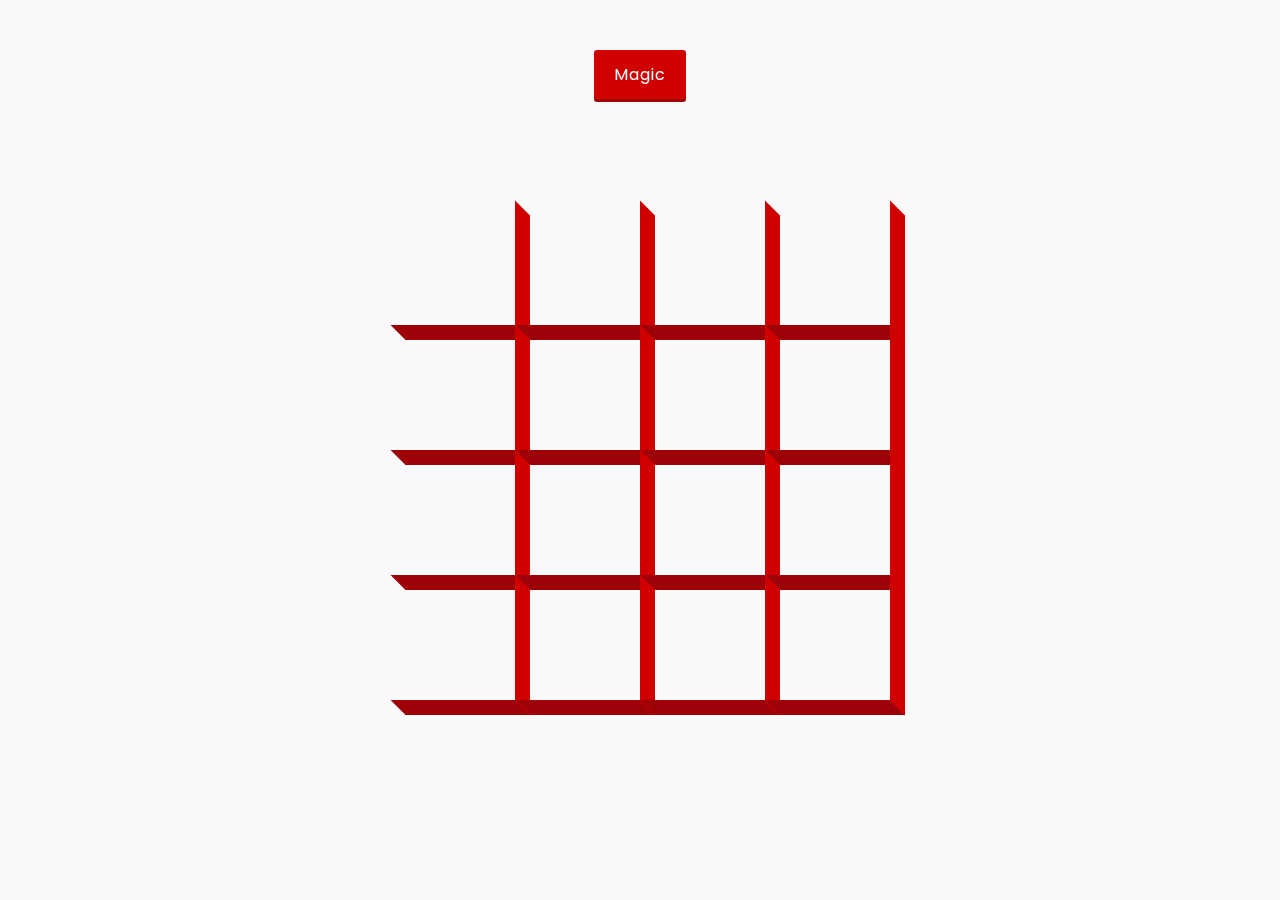
<file: 3D/index.html>
<!DOCTYPE html>
<html lang="en">
  <head>
    <meta charset="UTF-8" />
    <meta http-equiv="X-UA-Compatible" content="IE=edge" />
    <meta name="viewport" content="width=device-width, initial-scale=1.0" />
    <link
      rel="stylesheet"
      href="https://cdnjs.cloudflare.com/ajax/libs/font-awesome/5.15.3/css/all.min.css"
      referrerpolicy="no-referrer"
    />
    <link rel="preconnect" href="https://fonts.gstatic.com" />
    <link
      href="https://fonts.googleapis.com/css2?family=Poppins:wght@400;700&display=swap"
      rel="stylesheet"
    />
    <link rel="stylesheet" href="style.css" />
    <title>3D Background Boxes</title>
    <link
      rel="shortcut icon"
      href="https://emojipedia-us.s3.dualstack.us-west-1.amazonaws.com/thumbs/120/apple/285/package_1f4e6.png"
      type="image/x-icon"
    />
  </head>
  <body>
    <button id="btn" class="magic">Magic</button>

    <div id="boxes" class="boxes"></div>

    <script src="script.js"></script>
  </body>
</html>
</file>
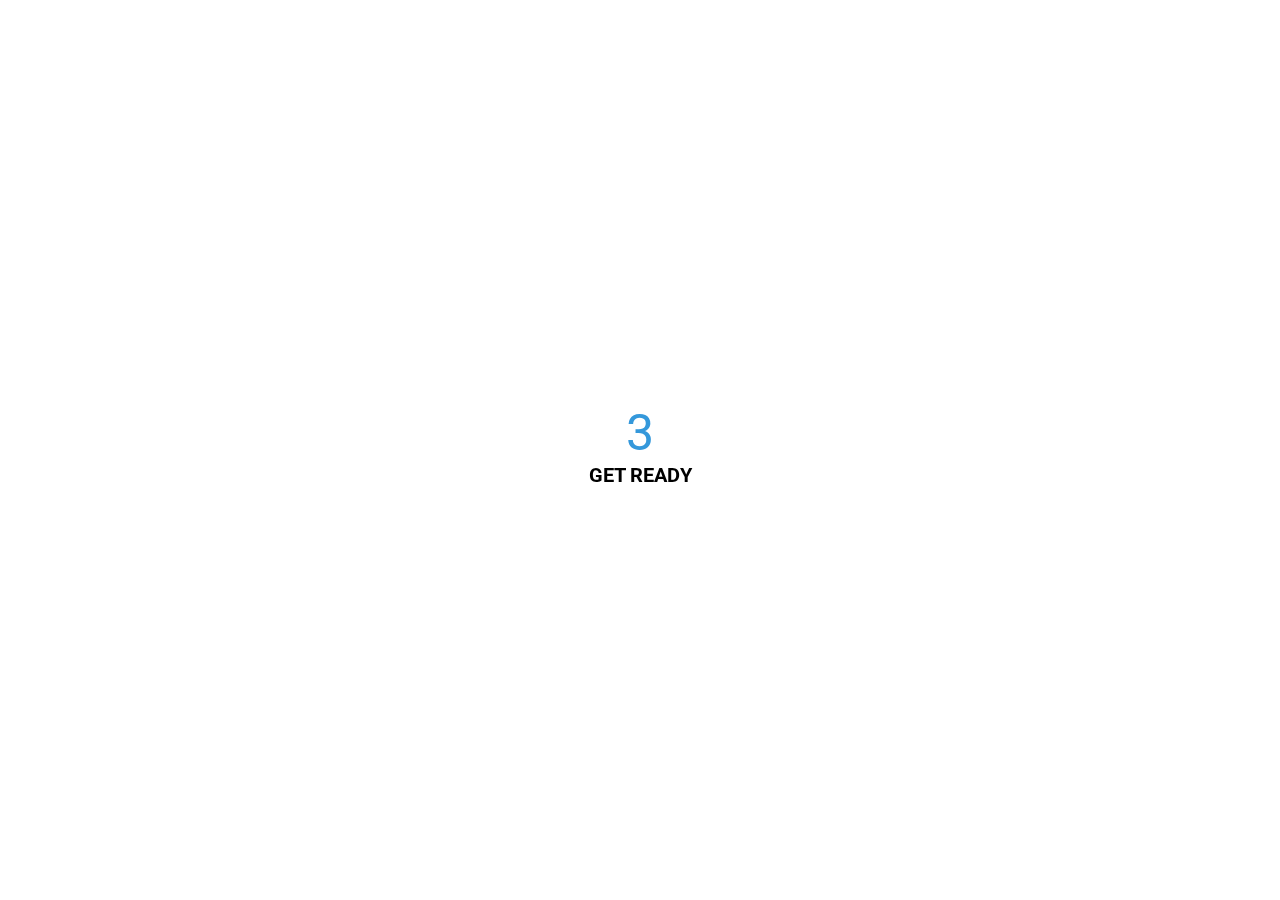
<file: animatedCoundown/index.html>
<!DOCTYPE html>
<html lang="en">
  <head>
    <meta charset="UTF-8" />
    <meta http-equiv="X-UA-Compatible" content="IE=edge" />
    <meta name="viewport" content="width=device-width, initial-scale=1.0" />
    <link rel="preconnect" href="https://fonts.gstatic.com" />
    <link
      href="https://fonts.googleapis.com/css2?family=Roboto:wght@400;700&display=swap"
      rel="stylesheet"
    />
    <link rel="stylesheet" href="style.css" />
    <title>Animated Countdown</title>
    <link
      rel="shortcut icon"
      href="https://emojipedia-us.s3.dualstack.us-west-1.amazonaws.com/thumbs/120/apple/285/alarm-clock_23f0.png"
      type="image/x-icon"
    />
  </head>
  <body>
    <div class="counter">
      <div class="nums">
        <span class="in">3</span>
        <span>2</span>
        <span>1</span>
        <span>0</span>
      </div>
      <h4>Get Ready</h4>
    </div>

    <div class="final">
      <h1>GO</h1>
      <button id="replay">Replay</button>
    </div>

    <script src="script.js"></script>
  </body>
</html>
</file>
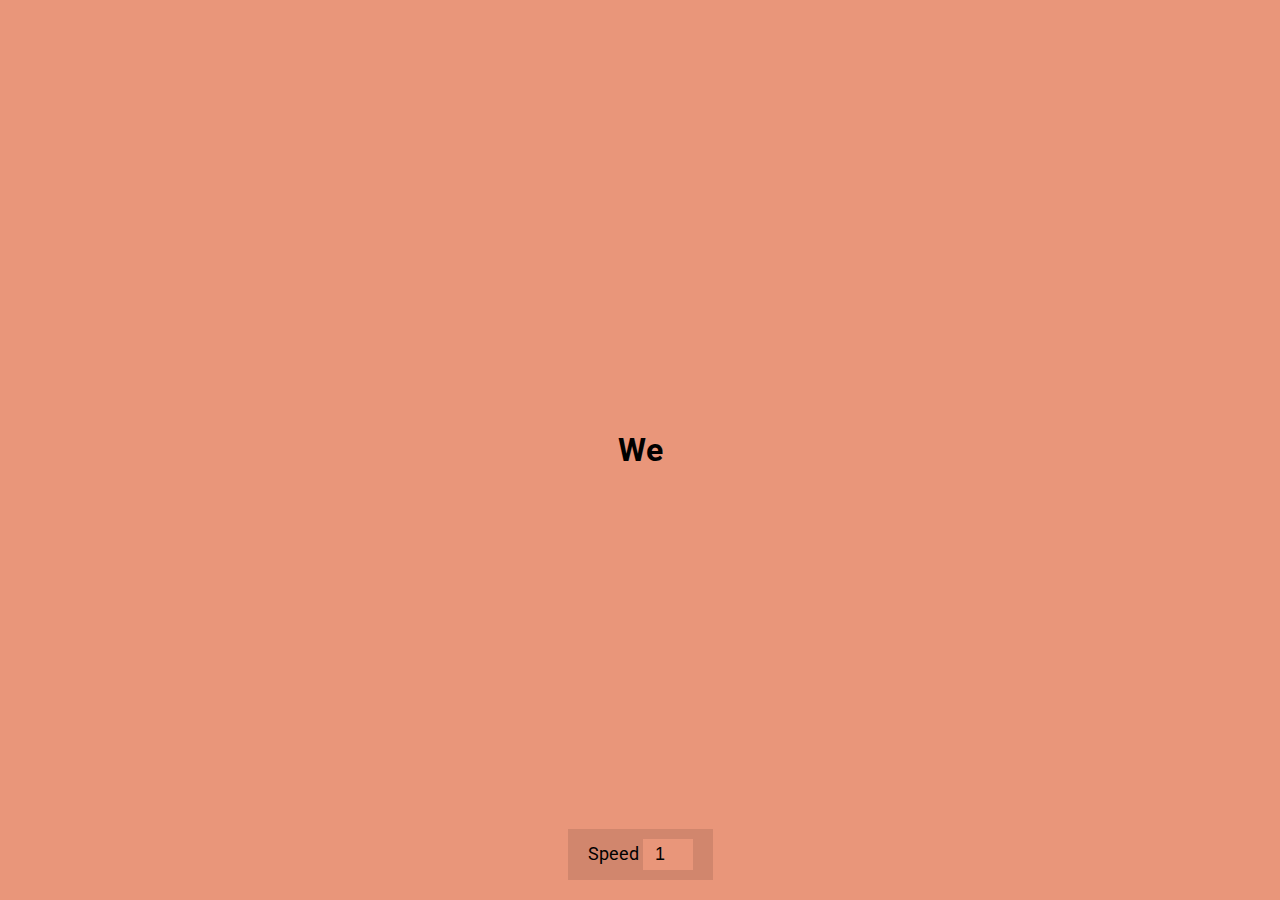
<file: autoTextEffect/index.html>
<!DOCTYPE html>
<html lang="en">
<head>
    <meta charset="UTF-8">
    <meta http-equiv="X-UA-Compatible" content="IE=edge">
    <meta name="viewport" content="width=device-width, initial-scale=1.0">
    <link rel="stylesheet" href="style.css" />
    <title>Auto Text Effect</title>
</head>
<body>
    <h1 id="text">Startting...</h1>

    <div>
        <label for="speed">Speed</label>
        <input type="number" name="speed" id="speed" value="1" min="1" max="10" step="1">

    </div>
    <script src="script.js"></script>
    
</body>
</html>
</file>
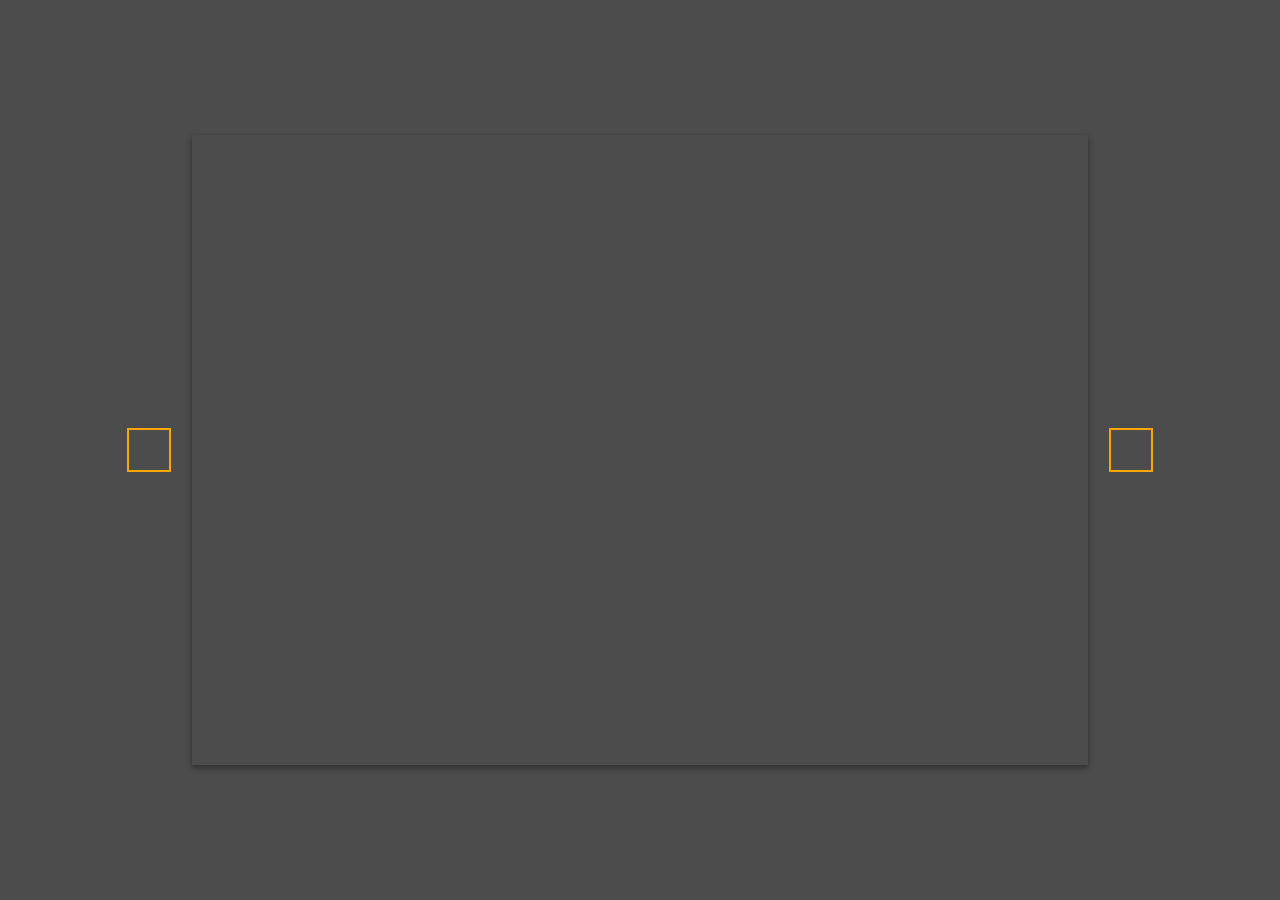
<file: background/index.html>
<!DOCTYPE html>
<html lang="en">
<head>
    <meta charset="UTF-8">
    <meta http-equiv="X-UA-Compatible" content="IE=edge">
    <meta name="viewport" content="width=device-width, initial-scale=1.0">
    <link
      rel="stylesheet"
      href="https://cdnjs.cloudflare.com/ajax/libs/font-awesome/5.14.0/css/all.min.css"
      integrity="sha512-1PKOgIY59xJ8Co8+NE6FZ+LOAZKjy+KY8iq0G4B3CyeY6wYHN3yt9PW0XpSriVlkMXe40PTKnXrLnZ9+fkDaog=="
      crossorigin="anonymous"/>

    <title>Background Slider</title>
    <link rel="icon" type="image/png" href="favicon.png">
    <link rel="stylesheet" type="text/css" href="./style.css">
</head>
<body>
    <div class="slider-container">
        <div
            class="slide active"
            style="background-image: url('https://images.unsplash.com/photo-1549880338-65ddcdfd017b?ixlib=rb-1.2.1&ixid=eyJhcHBfaWQiOjEyMDd9&auto=format&fit=crop&w=2100&q=80');">
        </div>
        
        <div
            class="slide"
            style="background-image: url('https://images.unsplash.com/photo-1511593358241-7eea1f3c84e5?ixlib=rb-1.2.1&ixid=eyJhcHBfaWQiOjEyMDd9&auto=format&fit=crop&w=1934&q=80');">
        </div>

        <div
            class="slide"
            style="background-image: url('https://images.unsplash.com/photo-1495467033336-2effd8753d51?ixlib=rb-1.2.1&ixid=eyJhcHBfaWQiOjEyMDd9&auto=format&fit=crop&w=2100&q=80');">
        </div>

        <div
            class="slide"
            style="background-image: url('https://images.unsplash.com/photo-1522735338363-cc7313be0ae0?ixlib=rb-1.2.1&ixid=eyJhcHBfaWQiOjEyMDd9&auto=format&fit=crop&w=2689&q=80');">
        </div>

        <div
            class="slide"
            style=" background-image: url('https://images.unsplash.com/photo-1559087867-ce4c91325525?ixlib=rb-1.2.1&ixid=eyJhcHBfaWQiOjEyMDd9&auto=format&fit=crop&w=2100&q=80');">
        </div>


        <button class = "arrow left-arrow" id="left">
            <i class="fas fa-arrow-left"></i>
        </button>

        <button class="arrow right-arrow" id="right">
            <i class="fas fa-arrow-right"></i>
        </button>
    </div>
</body>
    <script src="script.js"></script>
</html>
</file>
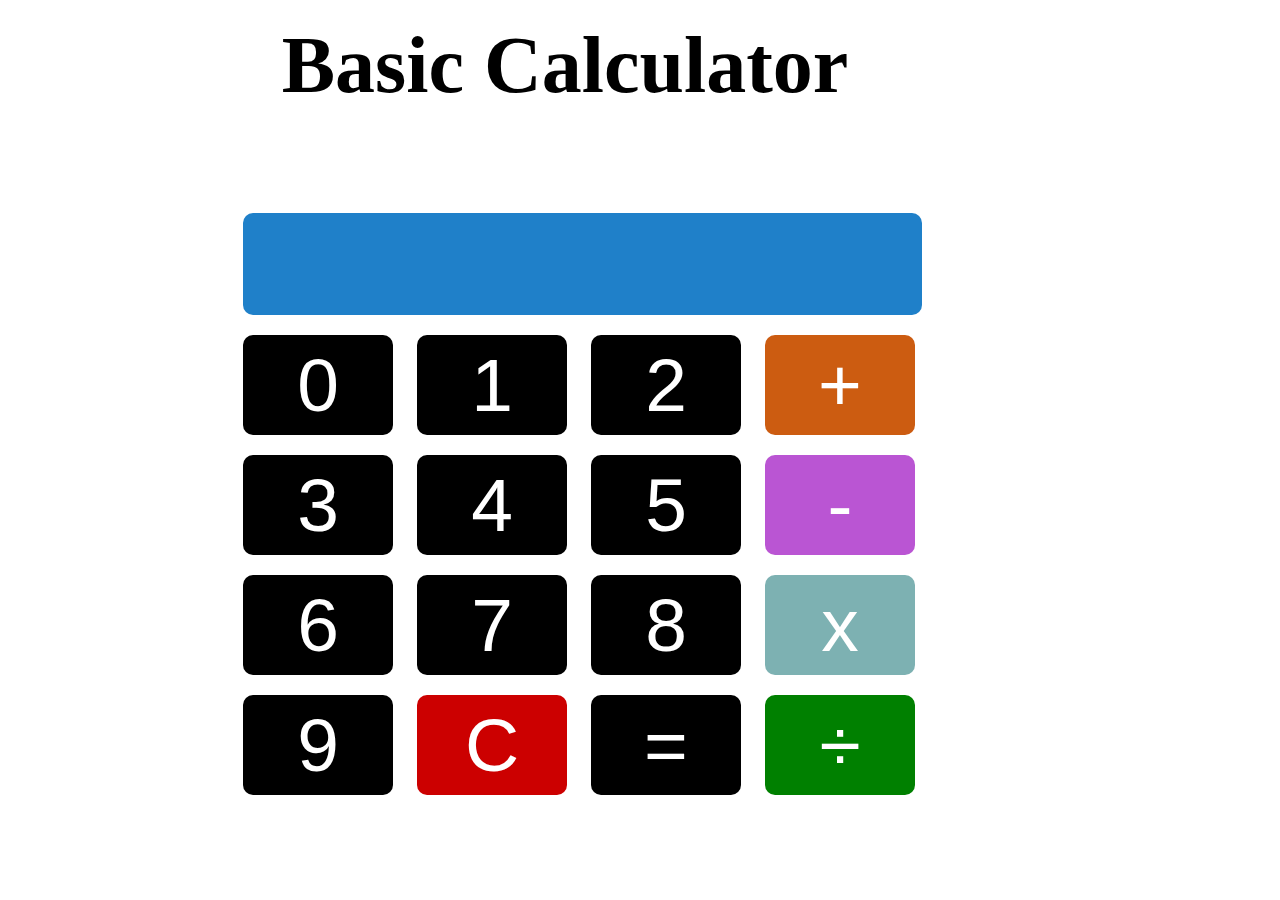
<file: BasicCalc/index.html>
<!DOCTYPE html>
<html lang="en">
<head>
    <meta charset="UTF-8">
    <meta http-equiv="X-UA-Compatible" content="IE=edge">
    <meta name="viewport" content="width=device-width, initial-scale=1.0">
    <link rel="stylesheet" href="style.css">
    <link rel="icon" type="image/png" href="favicon.png">
    <title>Calculator</title>
</head>
<body>
    <h1>Basic Calculator</h1>
    <br>
    <form id="myform" Name='calc'>
    <input name="display" style="width: 675px;height: 100px;text-align:center;background-color: #1f80c9;"><br>
    <input type=button value="0" onclick="calc.display.value+='0'">
    <input type=button value="1" onclick="calc.display.value+='1'">
    <input type=button value="2" onclick="calc.display.value+='2'">
    <input type=button value="+" onclick="calc.display.value+='+'" style="background-color: #cc5c11;"><br>
    <input type=button value="3" onclick="calc.display.value+='3'">
    <input type=button value="4" onclick="calc.display.value+='4'">
    <input type=button value="5" onclick="calc.display.value+='5'">
    <input type=button value="-" onclick="calc.display.value+='-'" style="background-color: #ba55d3;"><br>
    <input type=button value="6" onclick="calc.display.value+='6'">
    <input type=button value="7" onclick="calc.display.value+='7'">
    <input type=button value="8" onclick="calc.display.value+='8'">
    <input type=button value="x" onclick="calc.display.value+='*'" style="background-color: #7db1b2;"><br>
    <input type=button value="9" onclick="calc.display.value+='9'">
    <input type=button value="C" onclick="calc.display.value=''" style="background-color: #cc0000;">
    <input type=button value="=" onclick="calc.display.value=eval(calc.display.value)">
    <input type=button value="&#247;" onclick="calc.display.value+='/'" style="background-color: green;">
    </form>

</body>
</html>
</file>
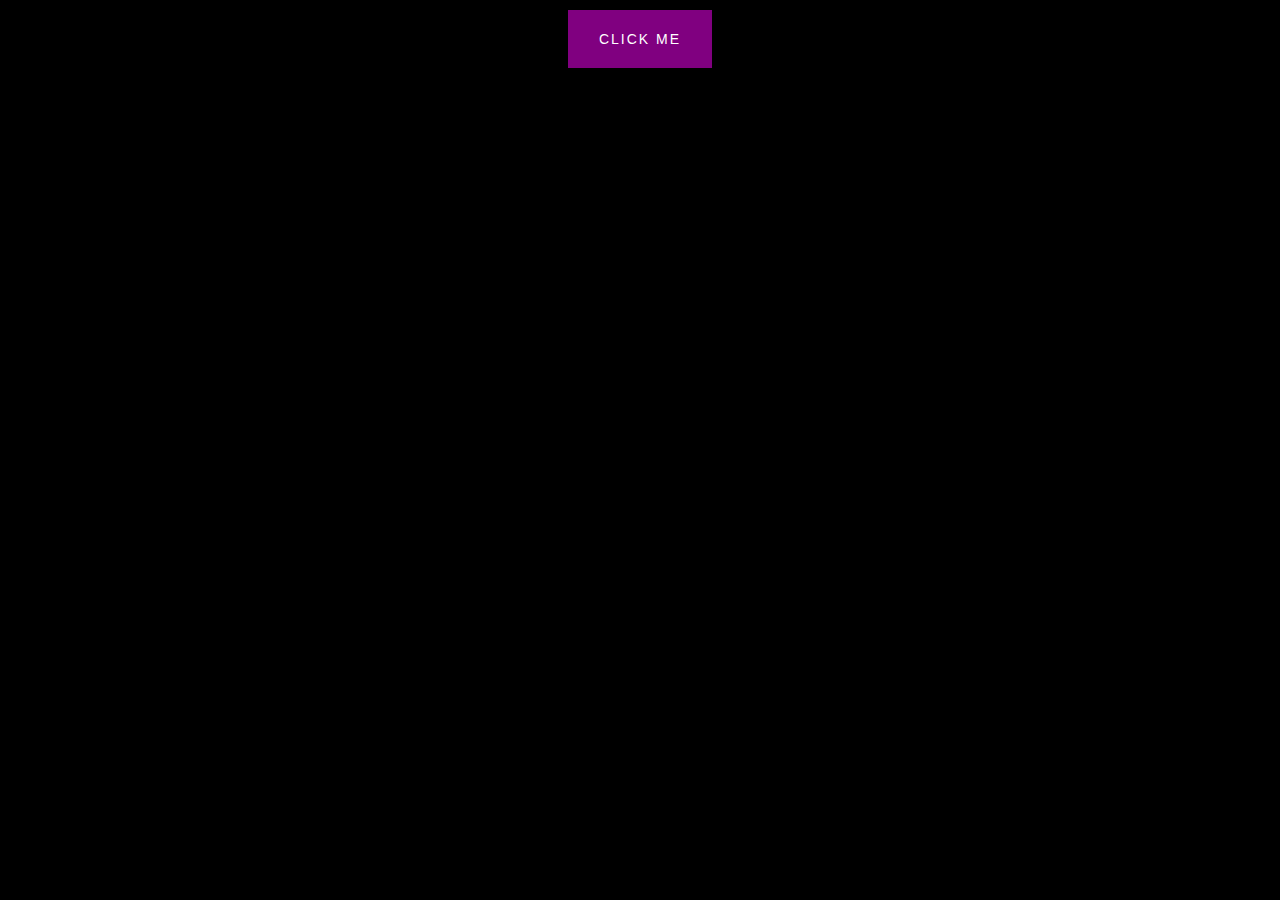
<file: Button/index.html>
<!DOCTYPE html>
<html lang="en">
<head>
    <meta charset="UTF-8">
    <meta http-equiv="X-UA-Compatible" content="IE=edge">
    <meta name="viewport" content="width=device-width, initial-scale=1.0">
    <link rel="stylesheet" href="style.css" />
    <title>Button Ripple Effect</title>
</head>
<body>
    <button class="ripple">Click Me</button>
    <script src="script.js"></script>
    
</body>
</html>
</file>
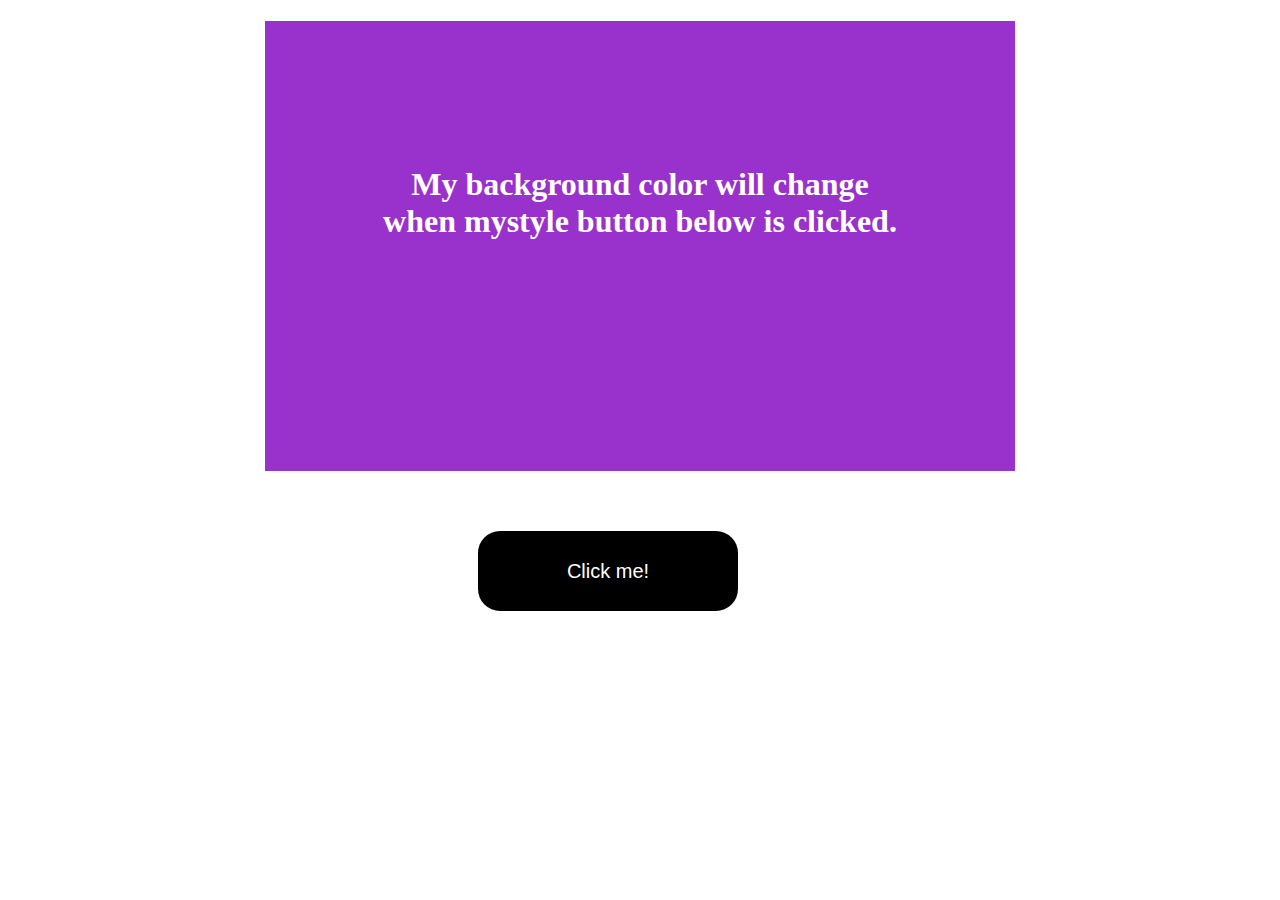
<file: chagebackcol/index.html>
<!DOCTYPE html>

<html>
    <head>
        <meta charset="utf-8">
        <meta http-equiv="X-UA-Compatible" content="IE=edge">
        <title>Changing background colors</title>
        <meta name="description" content="">
        <meta name="viewport" content="width=device-width, initial-scale=1">
        <script src="https://ajax.googleapis.com/ajax/libs/jquery/3.1.1/jquery.min.js"></script>
        <link rel="stylesheet" type="text/css" href="style.css">
        <link rel="icon" type="image/png" href="favicon.png">
    </head>
    <body>
        <div id="wrapper"><h1>My background color will change <br/> when mystyle
        button below is clicked.</h1></div>

            <input type="button" value="Click me!" id="change-colour"/>
        
        <script src="script.js" async defer></script>
    </body>
</html>
</file>
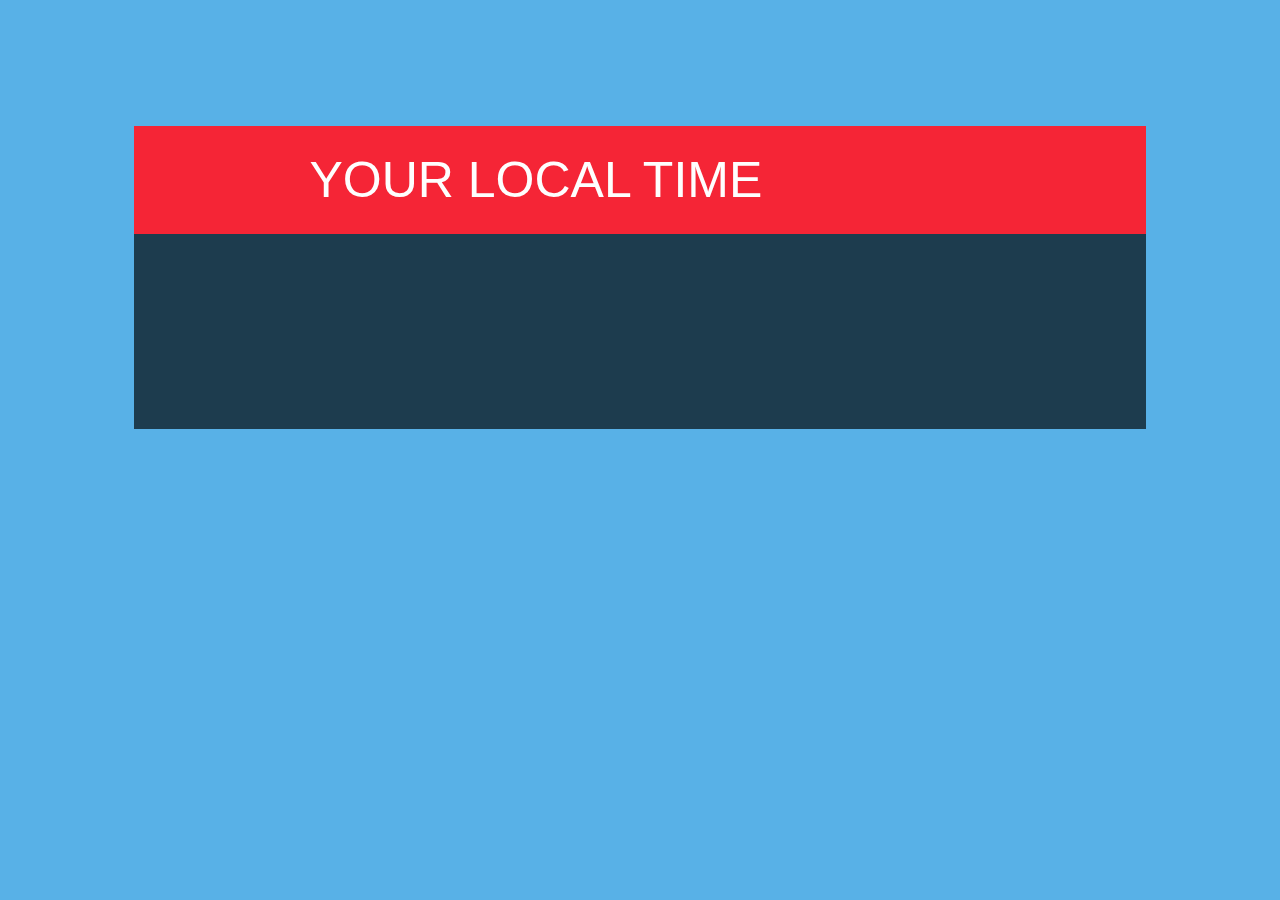
<file: clock/index.html>
<!DOCTYPE html>
<html lang="en">
<head>
    <meta charset="UTF-8">
    <meta http-equiv="X-UA-Compatible" content="IE=edge">
    <meta name="viewport" content="width=device-width, initial-scale=1.0">
    <title>Digital Clock</title>
    <link rel="stylesheet" type="text/css" href="./clock.css">
    <link rel="icon" type="image/png" href="favicon.png">
</head>

<body>
    <div id="banner"><span>Your local time</span></div>
    <div id="clock"></div>    
</body>
    <script src="clock.js"></script>
</html>
</file>
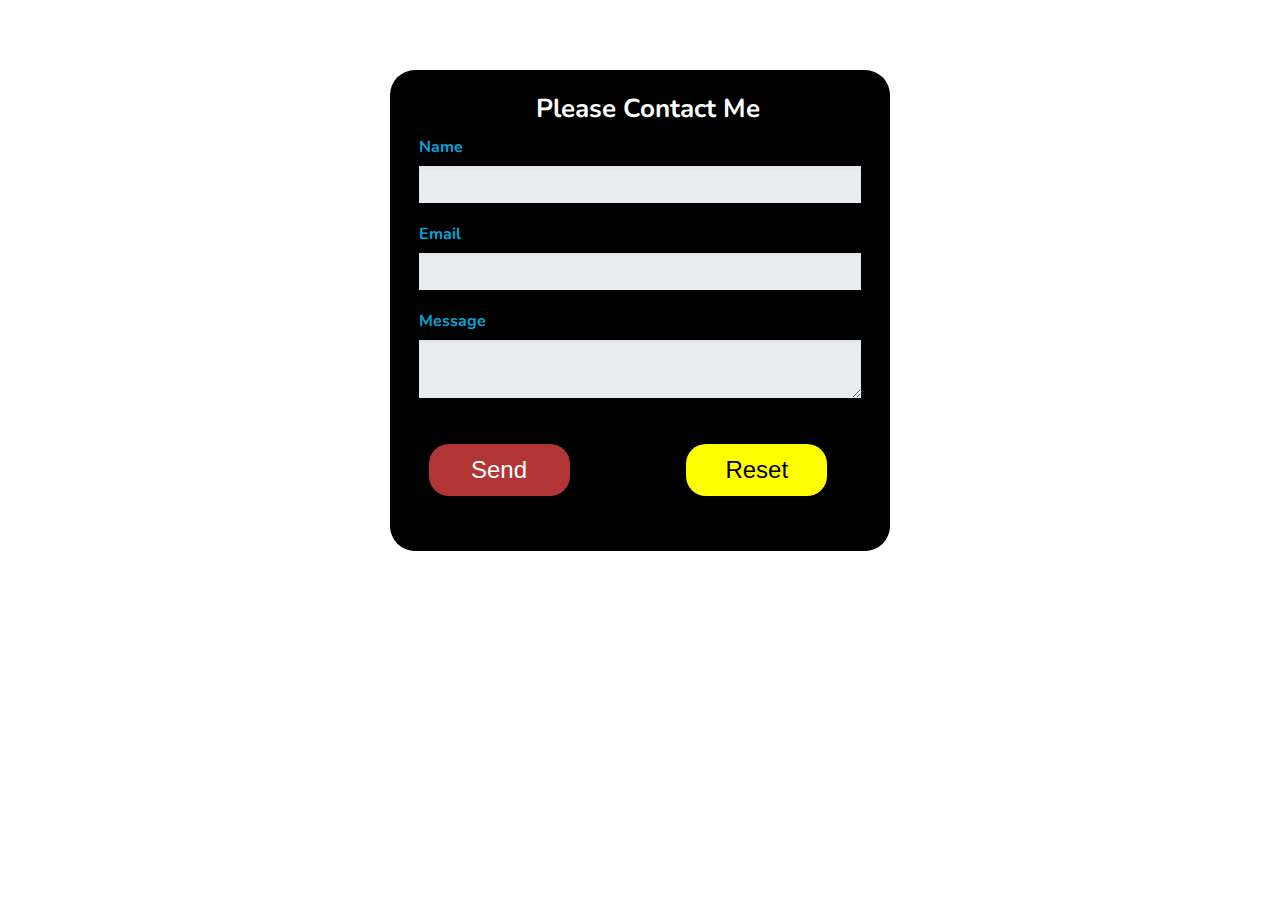
<file: contact/index.html>
<!DOCTYPE html>

<html>
    <head>
        <meta charset="utf-8">
        <meta http-equiv="X-UA-Compatible" content="IE=edge">
        <title>Contact Form</title>
        <meta name="description" content="">
        <link href='http://fonts.googleapis.com/css?family=Nunito:400,300' rel='stylesheet' type='text/css'>
        <meta name="viewport" content="width=device-width, initial-scale=1">
        <script src="https://ajax.googleapis.com/ajax/libs/jquery/3.1.1/jquery.min.js"></script>
        <link rel="stylesheet" href="contact.css">
    </head>
    <body>
        <body>
            <form id="ls" method="post" action="">
                <h1>Please Contact Me</h1>
                <fieldset>
                    <label for='Name'>Name</label>
                    <input type="text" id="name" name="name" class="stored" />
                    <br>
                    <label for="mail">Email</label>
                    <input type="email" id="small" name="email" class="stored" />
                    <br>
                    <label for="message">Message</label>
                    <textarea id="message" name="message" class="stored"></textarea>
                </fieldset>
        
                <button type="submit">Send</button>
                    <input id="clear" type="reset"/>
            </form>
            <script src="contact1.js"></script>
    </body>
</html>
</file>
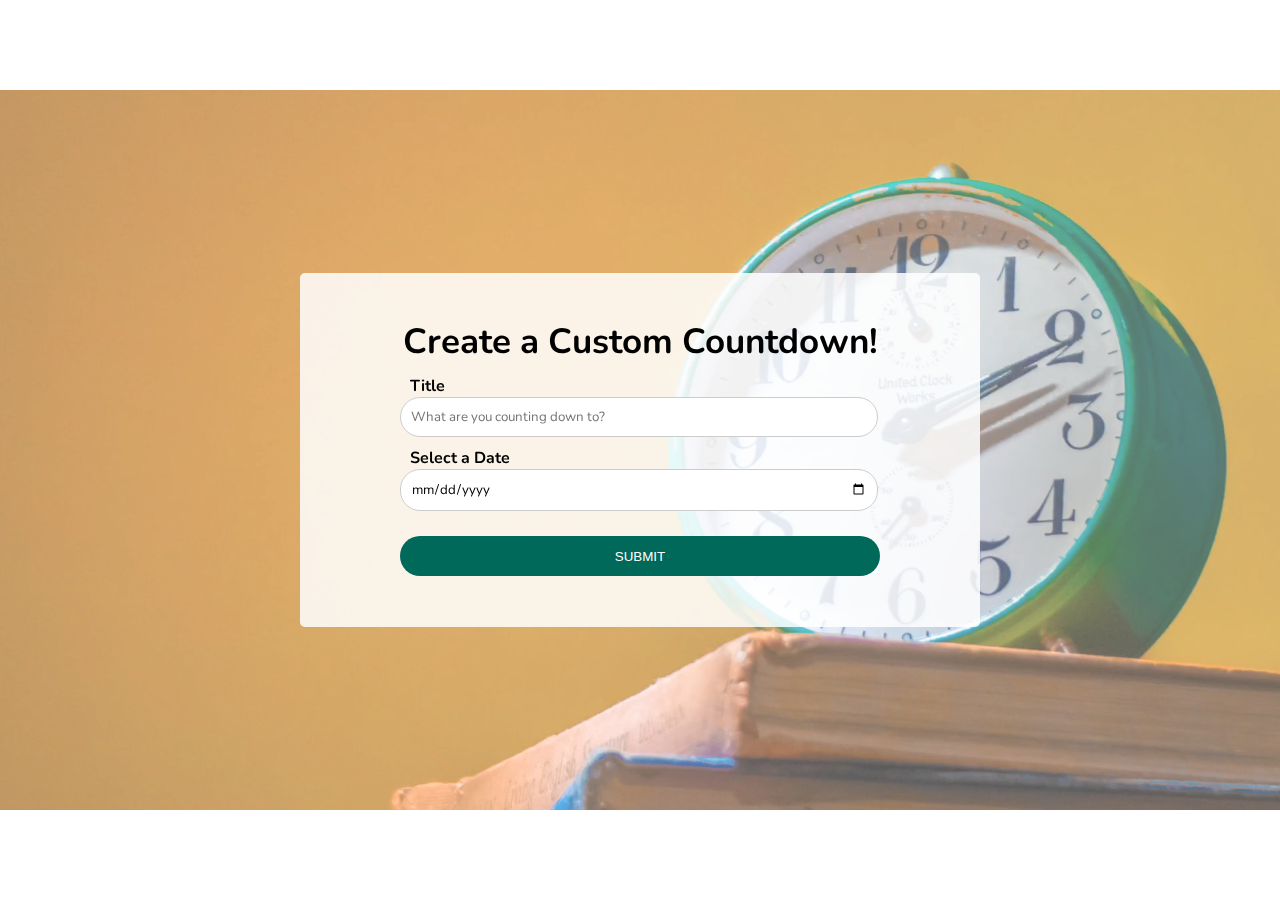
<file: CusCount/index.html>
<!DOCTYPE html>
<html>
    <head>
        <meta charset="utf-8">
        <meta http-equiv="X-UA-Compatible" content="IE=edge">
        <title>Custom Countdown</title>
        <meta name="description" content="">
        <meta name="viewport" content="width=device-width, initial-scale=1">
        <link rel="stylesheet" href="style.css">
    </head>
    <body>
        <!--importing the background video and autoplaying it-->
        <video class="video-background" id="video-background" loop muted autoplay>
            <source src="time.mp4"></video>
        </video>
        <div class="video-overlay"></div>
        <!--creating a container-->
        <div class="container">
            <div class="input-container" id="input-container">
                <h1>Create a Custom Countdown!</h1>
                <form class="form" id="countdownForm">
                    <label for ="title">Title</label>
                    <input type="text" id="title" placeholder="What are you counting down to?">
                    <label for="date-picker">Select a Date</label>
                    <input type="date" id="date-picker">
                    <button type="submit">Submit</button>
                </form>
            </div>
            <!--making a countdown class days hours mins and secs-->
            <div class="countdown" id="countdown" hidden>
                <h1 id="countdown-title"></h1>
                <ul>
                    <li><span></span>Days</li>
                    <li><span></span>Hours</li>
                    <li><span></span>Minutes</li>
                    <li><span></span>Seconds</li>
                </ul>
                <!--countwon button-->
                <button id="countdown-button">RESET</button>
            </div>
            <div class="complete" id="complete" hidden>
                <h1 class="complete-title">Coutdown Complete!</h1>
                <h1 id="complete-info"></h1>
                <button id="complete-button">NEW COUNTDOWN</button>
            </div>
        </div>
        
        <script src="script.js"></script>
    </body>
</html>
</file>
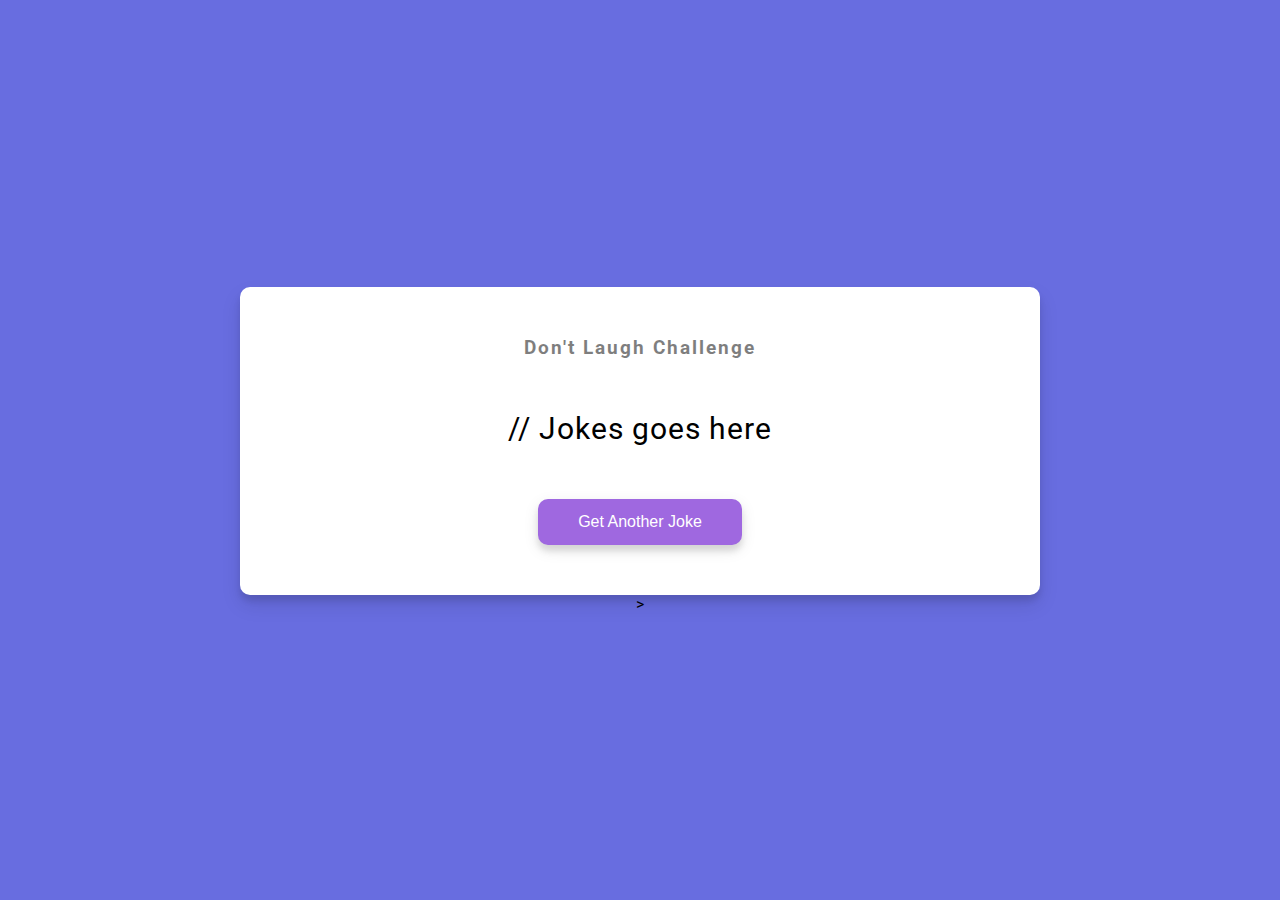
<file: dad_jokes/index.html>
<!DOCTYPE html>

<html>
    <head>
        <meta charset="utf-8">
        <meta http-equiv="X-UA-Compatible" content="IE=edge">
        <title>Dad Jokes</title>
        <meta name="description" content="">
        <meta name="viewport" content="width=device-width, initial-scale=1">
        <link rel="stylesheet" href="style.css">
    </head>
    <body>
        <div class="container">
            <h3>Don't Laugh Challenge</h3>
            <div id="joke" class="joke">// Jokes goes here</div>
            <button id="jokeBtn" class="btn">Get Another Joke</button>
        </div>>
 
        <script src="script.js"></script>
    </body>
</html>
</file>
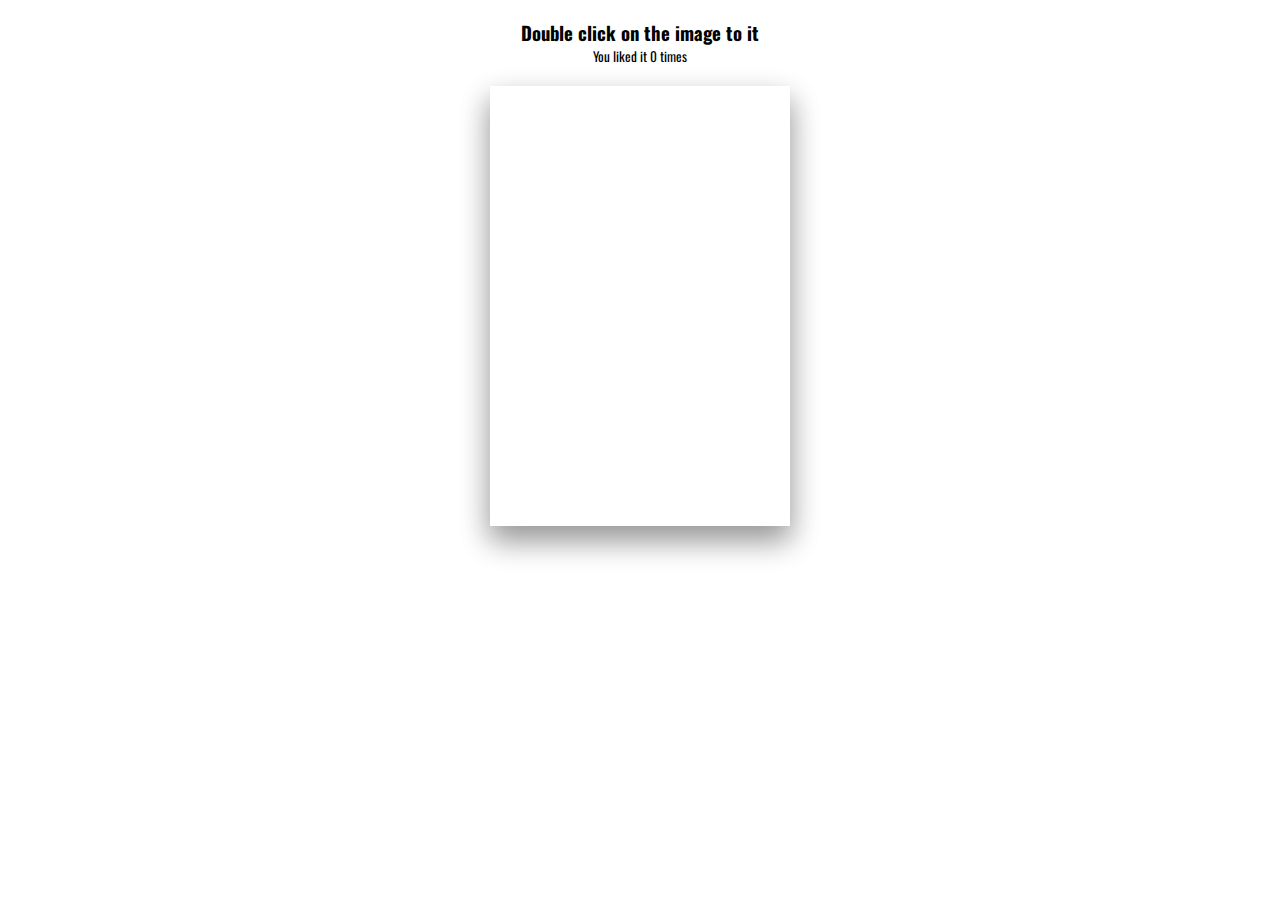
<file: DoubleClickLike/index.html>
<!DOCTYPE html>
<html lang="en">
<head>
    <meta charset="UTF-8">
    <meta http-equiv="X-UA-Compatible" content="IE=edge">
    <meta name="viewport" content="width=device-width, initial-scale=1.0">
    <link rel="stylesheet" href="https://cdnjs.cloudflare.com/ajax/libs/font-awesome/5.15.3/css/all.min.css" integrity="sha512-iBBXm8fW90+nuLcSKlbmrPcLa0OT92xO1BIsZ+ywDWZCvqsWgccV3gFoRBv0z+8dLJgyAHIhR35VZc2oM/gI1w==" crossorigin="anonymous" referrerpolicy="no-referrer" />
    <link rel="preconnect" href="https://fonts.gstatic.com">
    <link href="https://fonts.googleapis.com/css2?family=Oswald:wght@400;700&display=swap" rel="stylesheet">
    <link rel="stylesheet" href="style.css">
    <title>Double Click Heart</title>
    <link rel="shortcut icon" href="https://emojipedia-us.s3.dualstack.us-west-1.amazonaws.com/thumbs/120/apple/285/heart-on-fire_2764-fe0f-200d-1f525.png" type="image/x-icon">
</head>
<body>
    <h3>Double click on the image to <i class="fas fa-heart"></i> it</h3>
    <small>You liked it <span id="times">0</span> times</small>

    <div class="loveMe"></div>

    <script src="script.js"></script>
</body>
</html>
</file>
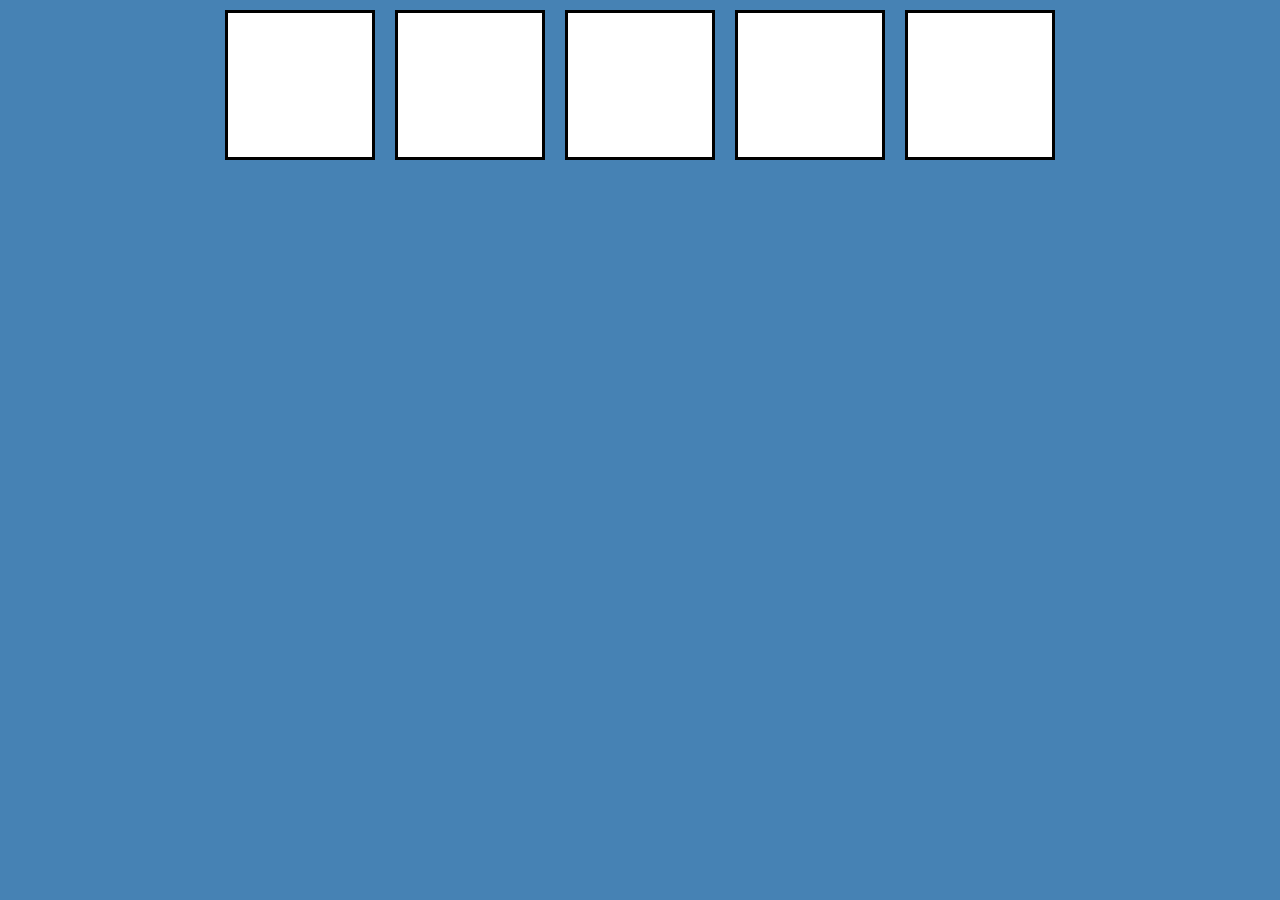
<file: dragNdrop/index.html>
<!DOCTYPE html>
<html lang="en">
<head>
    <meta charset="UTF-8">
    <meta http-equiv="X-UA-Compatible" content="IE=edge">
    <meta name="viewport" content="width=device-width, initial-scale=1.0">
    <link rel="stylesheet" href="style.css" />
    <title>Drag and drop</title>
</head>
<body>
    <div class="empty">
        <div class="fill" draggable="true"></div>
    </div>
        <div class="empty"></div>
        <div class="empty"></div>
        <div class="empty"></div>
        <div class="empty"></div>
    <script src="script.js"></script>
</body>
</html>
</file>
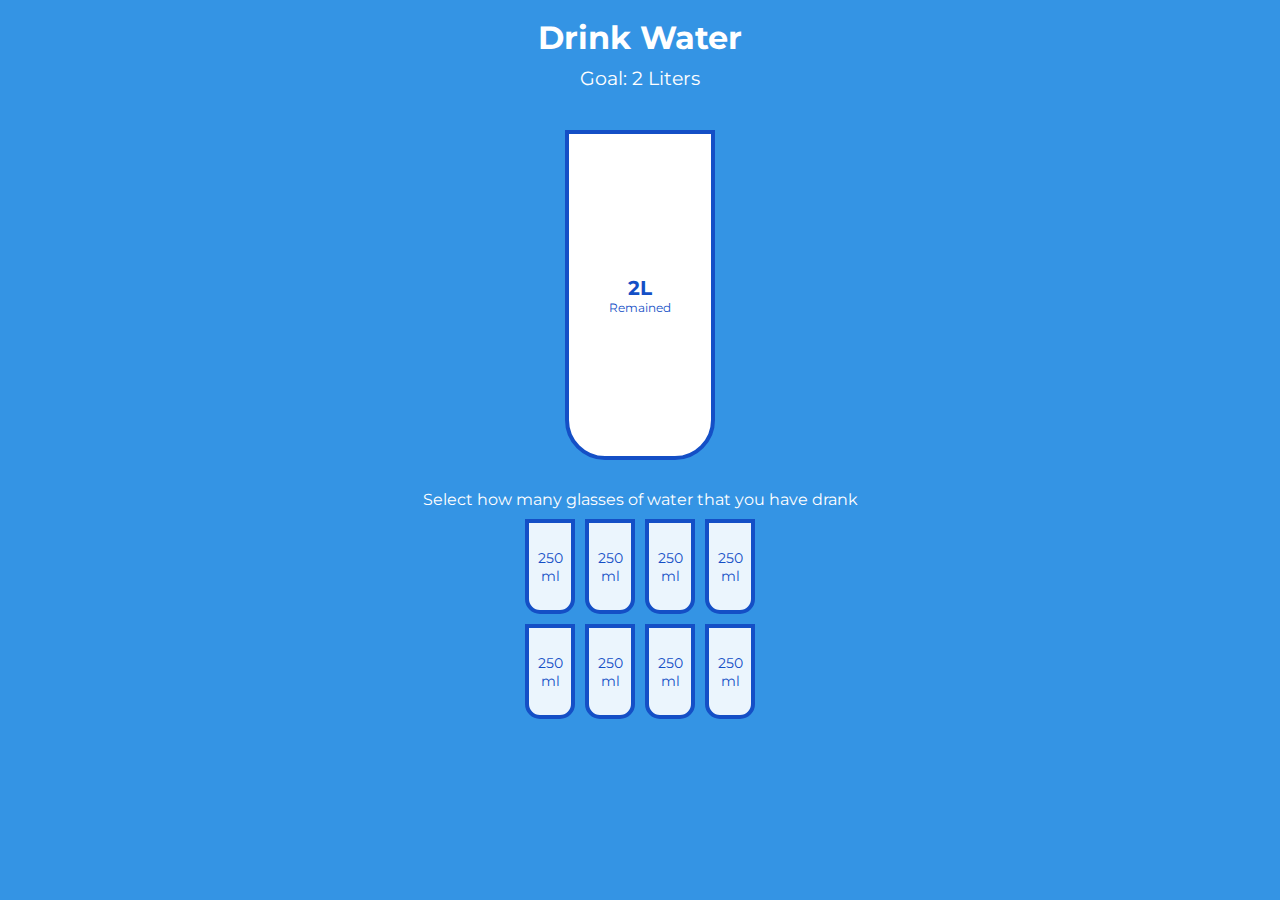
<file: drinkWater/index.html>
<!DOCTYPE html>
<html lang="en">
  <head>
    <meta charset="UTF-8" />
    <meta name="viewport" content="width=device-width, initial-scale=1.0" />
    <link rel="stylesheet" href="style.css" />
    <title>Drink Water</title>
  </head>
  <body>
    <h1>Drink Water</h1>
    <h3>Goal: 2 Liters</h3>

    <div class="cup">
      <div class="remained" id="remained">
        <span id="liters"></span>
        <small>Remained</small>
      </div>

      <div class="percentage" id="percentage"></div>
    </div>

    <p class="text">Select how many glasses of water that you have drank</p>

    <div class="cups">
      <div class="cup cup-small">250 ml</div>
      <div class="cup cup-small">250 ml</div>
      <div class="cup cup-small">250 ml</div>
      <div class="cup cup-small">250 ml</div>
      <div class="cup cup-small">250 ml</div>
      <div class="cup cup-small">250 ml</div>
      <div class="cup cup-small">250 ml</div>
      <div class="cup cup-small">250 ml</div>
    </div>

    <script src="script.js"></script>
  </body>
</html>
</file>
<file: 3D/style.css>
* {
    font-family: "Poppins", sans-serif;
    box-sizing: border-box;
  }
  
  body {
    background-color: #fafafa;
    display: flex;
    flex-direction: column;
    align-items: center;
    justify-content: center;
    height: 100vh;
    overflow: hidden;
    margin: 0;
  }
  
  .magic {
    background-color: #d00000;
    color: white;
    border: 0;
    border-radius: 3px;
    font-size: 16px;
    padding: 12px 20px;
    cursor: pointer;
    position: fixed;
    top: 50px;
    letter-spacing: 1px;
    box-shadow: 0 3px #9d0208;
    z-index: 100;
  }
  
  .magic:focus {
    outline: none;
  }
  
  .magic:active {
    box-shadow: none;
    transform: translateY(2px);
  }
  
  .boxes {
    display: flex;
    flex-wrap: wrap;
    justify-content: space-around;
    height: 500px;
    width: 500px;
    position: relative;
    transition: 0.4s ease;
  }
  
  .boxes.big {
    width: 600px;
    height: 600px;
  }
  
  .boxes.big .box {
    transform: rotateZ(360deg);
  }
  
  .box {
    background-image: url("https://media.giphy.com/media/5torEEM8QnR95Cqg11/giphy.gif");
    background-repeat: no-repeat;
    background-size: 500px 500px;
    position: relative;
    height: 125px;
    width: 125px;
    transition: 0.4s ease;
  }
  
  .box::after {
    content: "";
    background-color: #d00000;
    position: absolute;
    top: 8px;
    right: -15px;
    height: 100%;
    width: 15px;
    transform: skewY(45deg);
  }
  
  .box::before {
    content: "";
    background-color: #9d0208;
    position: absolute;
    bottom: -15px;
    left: 8px;
    width: 100%;
    height: 15px;
    transform: skewX(45deg);
  }
</file>
<file: animatedCoundown/style.css>
@import url('https://fonts.googleapis.com/css2?family=Roboto:wght@400;700&display=swap');

* {
  box-sizing: border-box;
}

body {
  font-family: 'Roboto', sans-serif;
  margin: 0;
  height: 100vh;
  overflow: hidden;
}

h4 {
  font-size: 20px;
  margin: 5px;
  text-transform: uppercase;
}

.counter {
  position: fixed;
  top: 50%;
  left: 50%;
  transform: translate(-50%, -50%);
  text-align: center;
}

.counter.hide {
  transform: translate(-50%, -50%) scale(0);
  animation: hide 0.2s ease-out;
}

@keyframes hide {
  0% {
    transform: translate(-50%, -50%) scale(1);
  }

  100% {
    transform: translate(-50%, -50%) scale(0);
  }
}

.final {
  position: fixed;
  top: 50%;
  left: 50%;
  transform: translate(-50%, -50%) scale(0);
  text-align: center;
}

.final.show {
  transform: translate(-50%, -50%) scale(1);
  animation: show 0.2s ease-out;
}

@keyframes show {
  0% {
    transform: translate(-50%, -50%) scale(0);
  }

  30% {
    transform: translate(-50%, -50%) scale(1.4);
  }

  100% {
    transform: translate(-50%, -50%) scale(1);
  }
}

.nums {
  color: #3498db;
  font-size: 50px;
  position: relative;
  overflow: hidden;
  width: 250px;
  height: 50px;
}

.nums span {
  position: absolute;
  top: 50%;
  left: 50%;
  transform: translate(-50%, -50%) rotate(120deg);
  transform-origin: bottom center;
}

.nums span.in {
  transform: translate(-50%, -50%) rotate(0deg);
  animation: goIn 0.5s ease-in-out;
}

.nums span.out {
  animation: goOut 0.5s ease-in-out;
}

@keyframes goIn {
  0% {
    transform: translate(-50%, -50%) rotate(120deg);
  }

  30% {
    transform: translate(-50%, -50%) rotate(-20deg);
  }

  60% {
    transform: translate(-50%, -50%) rotate(10deg);
  }

  100% {
    transform: translate(-50%, -50%) rotate(0deg);
  }
}

@keyframes goOut {
  0% {
    transform: translate(-50%, -50%) rotate(0deg);
  }

  60% {
    transform: translate(-50%, -50%) rotate(20deg);
  }

  100% {
    transform: translate(-50%, -50%) rotate(-120deg);
  }
}

#replay{
  background-color: #3498db;
  border-radius: 3px;
  border: none;
  color: aliceblue;
  padding: 5px;
  text-align: center;
  display: inline-block;
  cursor: pointer;
  transition: all 0.3s;
}

#replay span{
  cursor: pointer;
  display: inline-block;
  position: relative;
  transition: 0.3s;
}

#replay span:after{
  content: '\00bb';
  position: absolute;
  opacity: 0;
  top: 0;
  right: -20px;
  transition: 0.5s;
}

#replay:hover span{
  padding-right: 25px;
}

#replay:hover span:after{
  opacity: 1;
  right: 0;
}
</file>
<file: autoTextEffect/style.css>
@import url('https://fonts.googleapis.com/css2?family=Roboto:wght@400;700&display=swap');

* {
  box-sizing: border-box;
}

body {
  background-color: darksalmon;
  font-family: 'Roboto', sans-serif;
  display: flex;
  flex-direction: column;
  align-items: center;
  justify-content: center;
  height: 100vh;
  overflow: hidden;
  margin: 0;
}

div {
  position: absolute;
  bottom: 20px;
  background: rgba(0, 0, 0, 0.1);
  padding: 10px 20px;
  font-size: 18px;
}

input {
  width: 50px;
  padding: 5px;
  font-size: 18px;
  background-color: darksalmon;
  border: none;
  text-align: center;
}

input:focus {
  outline: none;
}
</file>
<file: background/style.css>
@import url('https://fonts.googleapis.com/css2?family=Roboto:wght@400;700&display=swap');

* {
  box-sizing: border-box;
}

body {
  font-family: 'Roboto', sans-serif;
  display: flex;
  flex-direction: column;
  align-items: center;
  justify-content: center;
  height: 100vh;
  overflow: hidden;
  margin: 0;
  background-position: center center;
  background-size: cover;
  transition: 0.4s;
}

body::before {
  content: '';
  position: absolute;
  top: 0;
  left: 0;
  width: 100%;
  height: 100vh;
  background-color: rgba(0, 0, 0, 0.7);
  z-index: -1;
}

.slider-container {
  box-shadow: 0 3px 6px rgba(0, 0, 0, 0.16), 0 3px 6px rgba(0, 0, 0, 0.23);
  height: 70vh;
  width: 70vw;
  position: relative;
  overflow: hidden;
}

.slide {
  opacity: 0;
  height: 100vh;
  width: 100vw;
  background-position: center center;
  background-size: cover;
  position: absolute;
  top: -15vh;
  left: -15vw;
  transition: 0.4s ease;
  z-index: 1;
}

.slide.active {
  opacity: 1;
}

.arrow {
  position: fixed;
  background-color: transparent;
  color: #fff;
  padding: 20px;
  font-size: 30px;
  border: 2px solid orange;
  top: 50%;
  transform: translateY(-50%);
  cursor: pointer;
}

.arrow:focus {
  outline: 0;
}

.left-arrow {
  left: calc(15vw - 65px);
}

.right-arrow {
  right: calc(15vw - 65px);
}
</file>
<file: BasicCalc/style.css>
input  {	
	width:150px;
	height:100px;
	font-size:75px;
	border-radius:10px;
	margin:10px;
	background-color:#000;
	color:#fff;
	border-style:none;
}

#myform {
	
	margin-left:225px;
	margin-top:20px;
	/*border:medium solid purple;*/
}
h1{
	text-align:center;
	font-size:80px;
	margin-right:150px;
	margin-top:20px;
	
}
</file>
<file: Button/style.css>
@import url('https://fonts.googleapis.com/css2?family=Roboto:wght@400;700&display=swap');

* {
    box-sizing: border-box;
}

body {
    background-color: #000;
    font-family: 'Roboto', sans-serif;
    display: flex;
    flex-direction: column;
    align-items: center;
    justify-content: center;
    height: 100hv;
    overflow: hidden;
    margin: 0;
}

button {
    background-color: purple;
    color: #fff;
    border: 1px purple solid;
    font-size: 14px;
    text-transform: uppercase;
    letter-spacing: 2px;
    padding: 20px 30px;
    overflow: hidden;
    margin: 10px 0;
    position: relative;
}

button:focus {
    outline: none;
}

button .circle {
    position: absolute;
    background-color: #fff;
    width: 100px;
    height: 100px;
    border-radius: 50%;
    transform: translate(-50%, -50%) scale(0);
    animation: scale 0.5s ease-out;
}

@keyframes scale {
    to {
        transform: translate(-50%, -50%) scale(3);
        opacity: 0;
    }
}
</file>
<file: chagebackcol/style.css>
#wrapper {
    margin: auto;
    width: 750px;
    height: 450px;
    background-color: #9932cc;
}
#change-colour {
    width: 260px;
    height: 80px;
    padding: 20px;
    border-radius: 22px;
    border-style: none;
    background-color: #000;
    font-size: 20px;
    margin-top: 60px;
    margin-left: 470px;
    color: #fff;
}

h1 {
    text-align: center;
    padding-top: 145px;
    color: #fff;
}
</file>
<file: clock/clock.css>
body {
    background-color:#58b1e7;
}
#clock {
  color: rgb(92, 79, 5);
  font-size: 195px;
  background-color: rgba(0, 0, 0, 0.664);
  padding: 0.5em 0em;
  width: 80%;
  margin: 0px auto;
  font-family: Helvetica,Arial;
  text-align: center;
}
#banner {
  color: #fefefe;
  font-size: 50px;
  text-align:center;
  background-color: #f52536;
  padding: 0.5em 0em;
  width: 80%;
  margin: 10% auto 0%;
  font-family: Helvetica;
  text-align: left;
  text-transform:uppercase;
}
span {
  margin-left:175px;
}
</file>
<file: contact/contact.css>
*, *:before, *:after {
    -moz-box-sizing: border-box;
    -webkit-box-sizing: border-box;
    box-sizing: border-box;
  }
  
  body {
    font-family: 'Nunito', sans-serif;
    color: #B23535;
  }
  
  form {
    width: 500px;
    margin: 10px auto;
    margin-top:70px;
    padding: 15px 15px;
    background: #000;
    padding-bottom:55px;
    border-radius:25px;
  }
  
  h1 {
    margin: 6px 0 4px 16px;
    font-size: 26px;
    text-align: center;
    color:#fff;
  }
  
  input[type="text"],
  input[type="email"],
  textarea {
    background: rgba(255,255,255,0.1);
    border: none;
    font-size: 18px;
    height: auto;
    margin: 0;
    outline: 0;
    padding: 8px;
    width: 100%;
    background-color: #e8eeef;
    color: #000;
    box-shadow: 0 3px 3px rgba(0,0,0,0.03) inset;
    margin-bottom: 20px;
  }

  button {
    padding: 12px 22px 12px 22px;
    color: #FFF;
    background-color: #B23535;
    font-size: 24px;
    text-align: center;
    font-style: normal;
    border-radius: 20px;
    margin-right: 5%;
    margin-left: 5%;
    width: 30%;
    border: 1px solid #a30000;
    border-width: 1px 1px 3px;
    border-style:none;
    /*box-shadow: 0 -1px 0 rgba(255,255,255,0.1) inset;*/
  
  }
  
  fieldset {
    margin-bottom: 10px;
    border: none;
  }
  
  label {
    display: block;
    margin-bottom: 8px;
    color:#08a3d9;
    font-weight:bold;
  }
  
  #clear {
      padding: 12px 22px 12px 22px;
    color: #000;
    background-color: yellow;
    font-size: 24px;
    text-align: center;
    font-style: normal;
    border-radius: 20px;
    margin-right: 5%;
    margin-left: 19%;
    width: 30%;
    border: 1px solid #a30000;
    border-width: 1px 1px 3px;
    border-style:none;
      
  }
</file>
<file: CusCount/style.css>
@import url("https://fonts.googleapis.com/css?family=Nunito&display=swap");

html {
  box-sizing: border-box;
}

body {
  margin: 0;
  min-height: 100vh;
  overflow-y: hidden;
  display: flex;
  align-items: center;
  font-family: Nunito, sans-serif;
}

/* Video Background */
.video-background {
  position: fixed;
  right: 0;
  bottom: 0;
  width: 100vw;
  height: auto;
}

video {
  position: absolute;
  top: 50%;
  left: 50%;
  transform: translate(-50%, -50%);
}

.video-overlay {
  position: fixed;
  left: 0;
  top: 0;
  height: 100vh;
  width: 100vw;
  background: rgba(255, 255, 255, 0.35);
}

/* Container */
.container {
  min-width: 580px;
  min-height: 304px;
  color: black;
  margin: 0 auto;
  padding: 25px 50px;
  border-radius: 5px;
  z-index: 2;
  background: rgba(255, 255, 255, 0.85);
  display: flex;
  justify-content: center;
}

.input-container {
  position: relative;
  top: 20px;
}

h1 {
  font-size: 35px;
  text-align: center;
  margin-top: 0;
  margin-bottom: 10px;
}

/* Form */
.form {
  width: 480px;
}

label {
  font-weight: bold;
  margin-left: 10px;
}

input {
  width: 95%;
  margin-bottom: 10px;
  padding: 10px;
  border: 1px solid #ccc;
  border-radius: 20px;
  background: #fff;
  outline: none;
  font-family: Nunito, sans-serif;
}

/* Button */
button {
  width: 100%;
  height: 40px;
  border-radius: 20px;
  margin-top: 15px;
  border: none;
  text-transform: uppercase;
  background: #006959;
  color: white;
  cursor: pointer;
  outline: none;
}

button:hover {
  filter: brightness(110%);
}

/* Countdown */
ul {
  margin-left: -45px;
}

li {
  display: inline-block;
  font-size: 30px;
  list-style-type: none;
  padding: 10px;
  text-transform: uppercase;
}

li span {
  display: block;
  font-size: 80px;
  text-align: center;
}

/* Complete */
.complete {
  position: relative;
  top: 60px;
}

.complete-title {
  animation: complete 4s infinite;
}

@keyframes complete {
  0% {
    color: rgb(233, 12, 12);
  }

  25% {
    color: rgb(214, 193, 0);
  }

  50% {
    color: rgb(68, 231, 19);
    transform: scale(1.5);
  }

  75% {
    color: rgb(19, 79, 209);
  }

  100% {
    color: rgb(188, 16, 211);
  }
}

/* Media Query: Large Smartphone (Vertical) */
@media screen and (max-width: 600px) {
  video {
    object-fit: cover;
    object-position: 70%;
    margin-top: -1px;
  }

  .video-background {
    height: 100vh;
    width: 100vw;
  }

  .container {
    min-width: unset;
    width: 95vw;
    min-height: 245px;
    padding: 20px;
    margin: 10px;
  }

  .input-container {
    top: unset;
  }

  .countdown {
    position: relative;
    top: 10px;
  }

  .form {
    width: unset;
  }

  input {
    width: 93%;
  }

  h1 {
    font-size: 20px;
  }

  li {
    font-size: 15px;
  }

  li span {
    font-size: 40px;
  }
}
</file>
<file: dad_jokes/style.css>
@import url('https://fonts.googleapis.com/css2?family=Roboto:wght@400;700&display=swap');

*{
    box-sizing: border-box;
}

body {
    background-color: #686de0;
    font-family: 'Roboto', sans-serif;
    display: flex;
    flex-direction: column;
    align-items: center;
    justify-content: center;
    height: 100vh;
    overflow: hidden;
    margin: 0;
    padding: 20px;
  }

  .container {
    background-color: #fff;
    border-radius: 10px;
    box-shadow: 0 10px 20px rgba(0, 0, 0, 0.1), 0 6px 6px rgba(0, 0, 0, 0.1);
    padding: 50px 20px;
    text-align: center;
    max-width: 100%;
    width: 800px;
  }

  h3 {
    margin: 0;
    opacity: 0.5;
    letter-spacing: 2px;
  }

  .joke {
    font-size: 30px;
    letter-spacing: 1px;
    line-height: 40px;
    margin: 50px auto;
    max-width: 600px;
  }

  .btn {
    background-color: #9f68e0;
    color: #fff;
    border: 0;
    border-radius: 10px;
    box-shadow: 0 5px 15px rgba(0, 0, 0, 0.1), 0 6px 6px rgba(0, 0, 0, 0.1);
    padding: 14px 40px;
    font-size: 16px;
    cursor: pointer;
  }

  .btn:active {
    transform: scale(0.98);
  }
  
  .btn:focus {
    outline: 0;
  }
</file>
<file: DoubleClickLike/style.css>
* {
    font-family: 'Oswald', sans-serif;
    box-sizing: border-box;
}

body {
    text-align: center;
    overflow: hidden;
    margin: 0;
}

h3 {
    margin-bottom: 0;
    text-align: center;
}

small {
    display: block;
    margin-bottom: 20px;
    text-align: center;
}

.fa-heart {
    color: red;
}

.loveMe {
    height: 440px;
    width: 300px;
    background: url('https://images.unsplash.com/photo-1571987502227-9231b837d92a?ixid=MnwxMjA3fDB8MHxwaG90by1wYWdlfHx8fGVufDB8fHx8&ixlib=rb-1.2.1&auto=format&fit=crop&w=700&q=80') no-repeat center center/cover;
    margin: auto;
    cursor: pointer;
    max-width: 100%;
    position: relative;
    box-shadow: 0 14px 28px rgba(0, 0, 0, 0.25), 0 14px 28px rgba(0, 0, 0, 0.22);
}

.loveMe .fa-heart {
    position: absolute;
    animation: grow 0.6s linear;
    transform: translate(-50%, -50%) scale(0);
}

@keyframes grow {
    to {
        transform: translate(-50%, -50%) scale(10);
        opacity: 0;
    }
}
</file>
<file: dragNdrop/style.css>
* {
    box-sizing: border-box;
}

body {
    background-color: steelblue;
    display: flex;
    align-items: center;
    justify-content: center;
    height: 100hv;
    overflow: hidden;
    margin: 0;
}

.empty {
    height: 150px;
    width: 150px;
    margin: 10px;
    border: solid 3px black;
    background: white;

}

.fill {
    background-image: url('https://source.unsplash.com/random/150x150');
    height: 145px;
    width: 145px;
    cursor: pointer;
}

.hold {
    
    border: solid 5px #ccc;

}

.hovere {
    background-color: #333;
    border-color: white;
    border-style: dashed;
}

@media (max-width: 800px){
    body {
        flex-direction: column;
    }
}
</file>
<file: drinkWater/style.css>
@import url('https://fonts.googleapis.com/css?family=Montserrat:400,600&display=swap');

:root {
  --border-color: #144fc6;
  --fill-color: #6ab3f8;
}

* {
  box-sizing: border-box;
}

body {
  background-color: #3494e4;
  color: #fff;
  font-family: 'Montserrat', sans-serif;
  display: flex;
  flex-direction: column;
  align-items: center;
  margin-bottom: 40px;
}

h1 {
  margin: 10px 0 0;
}

h3 {
  font-weight: 400;
  margin: 10px 0;
}

.cup {
  background-color: #fff;
  border: 4px solid var(--border-color);
  color: var(--border-color);
  border-radius: 0 0 40px 40px;
  height: 330px;
  width: 150px;
  margin: 30px 0;
  display: flex;
  flex-direction: column;
  overflow: hidden;
}

.cup.cup-small {
  height: 95px;
  width: 50px;
  border-radius: 0 0 15px 15px;
  background-color: rgba(255, 255, 255, 0.9);
  cursor: pointer;
  font-size: 14px;
  align-items: center;
  justify-content: center;
  text-align: center;
  margin: 5px;
  transition: 0.3s ease;
}

.cup.cup-small.full {
  background-color: var(--fill-color);
  color: #fff;
}

.cups {
  display: flex;
  flex-wrap: wrap;
  align-items: center;
  justify-content: center;
  width: 280px;
}

.remained {
  display: flex;
  flex-direction: column;
  align-items: center;
  justify-content: center;
  text-align: center;
  flex: 1;
  transition: 0.3s ease;
}

.remained span {
  font-size: 20px;
  font-weight: bold;
}

.remained small {
  font-size: 12px;
}

.percentage {
  background-color: var(--fill-color);
  display: flex;
  align-items: center;
  justify-content: center;
  font-weight: bold;
  font-size: 30px;
  height: 0;
  transition: 0.3s ease;
}

.text {
  text-align: center;
  margin: 0 0 5px;
}
</file>
